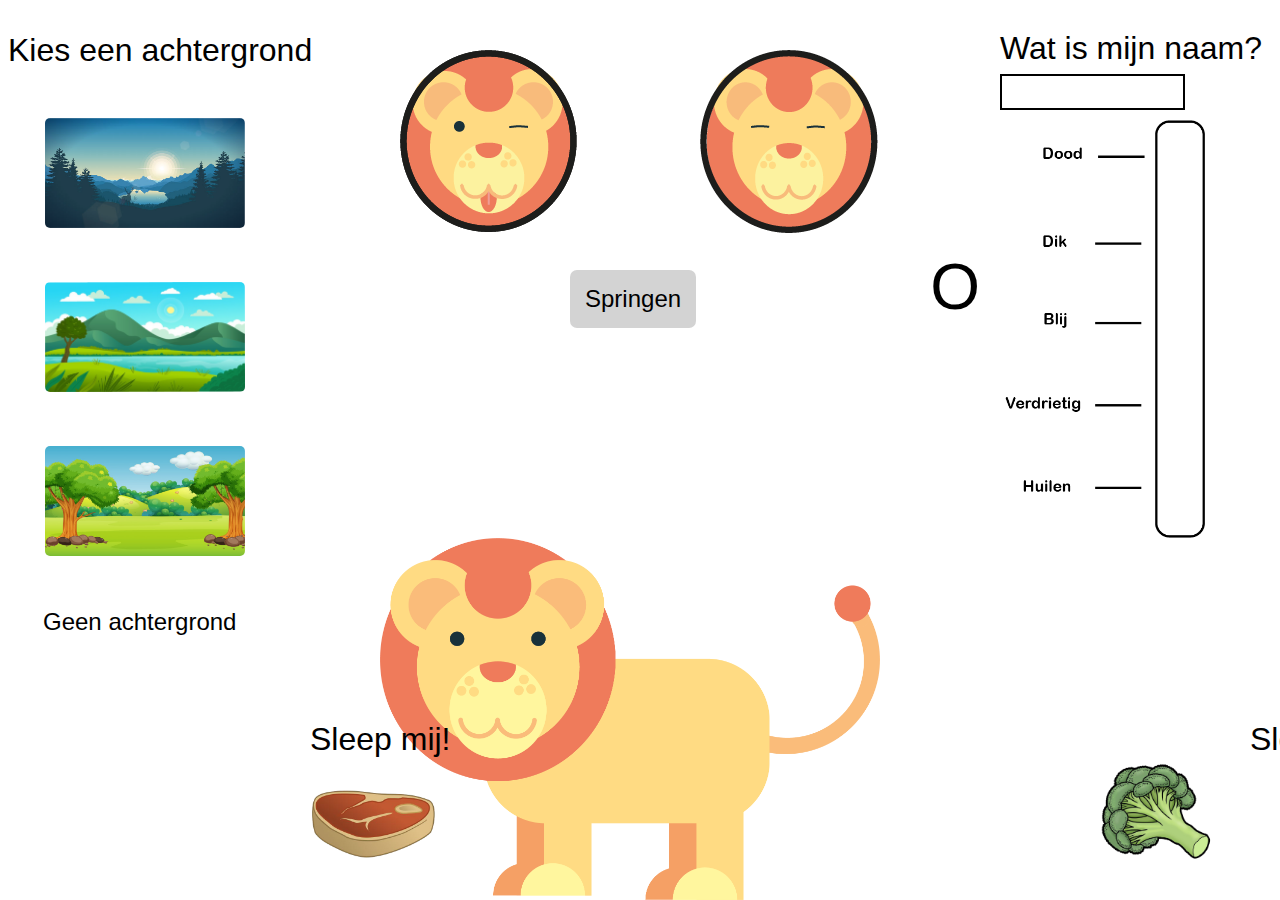
<file: index.html>
<!DOCTYPE html>
<html lang="en">

<head>
    <meta charset="UTF-8">
    <meta name="viewport" content="width=device-width, initial-scale=1.0">
    <title>Tamagotchi</title>
    <link rel="stylesheet" href="style.css">
</head>

<body>

    <main>

        <section>
            <label for="name" id="tekst">Wat is mijn naam?</label>
            <input type="text" id="name" name="name">
        </section>


        <img src="Images/tamagotchi.png" alt="tamagotchi" id="tamagotchi">

        <img src="Images/knipoog-button.png" id="knipoog-button">

        <img src="Images/slaap-button.png" id="slaap-button">

        <button id="springen">Springen</button>

        <p>Kies een achtergrond</p>

        <button id="achtergrond-nacht-button"><img src="Images/achtergrond-nacht.png" alt="achtergrond-nacht"
                class="achtergrond-nacht"></button>
        <button id="achtergrond-water-button"><img src="Images/achtergrond-water.png" alt="achtergrond-nacht"
                class="achtergrond-water"></button>
        <button id="achtergrond-bos-button"><img src="Images/achtergrond-natuur.png" alt="achtergrond-nacht"
                class="achtergrond-bos"></button>
        <button id="geen">Geen achtergrond</button>


        <p><span id="puntenteller" class="puntenteller">O</span></p>

        <img src="Images/meter-standaard.png" alt="blijheidsmeter" id="blijheidsmeter">


        <p class="slepen">Sleep mij!</p>
        <img src="Images/steak.png" id="steak">

        <p>Sleep mij!</p>
        <img src="Images/broccoli.png" id="broccoli">

        <audio src="leeuw-brul.wav" id="brul"></audio>

        <!-- bronnen:
        https://bashooka.com/coding/web-background-animation-effects/
        https://www.freepik.com/free-vector/flat-nature-background_3436801.htm
        https://nl.pinterest.com/pin/231583605823941385/ -->

    </main>

    <script src="script.js"></script>

</body>

</html>
</file>
<file: style.css>
* {
    font-family: Impact, Haettenschweiler, 'Arial Narrow Bold', sans-serif;
}

section {
    position: absolute;
    top: 30px;
    left: 1000px;
    font-size: 2em;
}

input {
    height: 30px;
    border: 2px solid;
}

p {
    width: 500px;
    font-size: 2em;
}

p:last-of-type {
    position: absolute;
    left: 310px;
    bottom: 110px;
}

.slepen {
    position: absolute;
    left: 1250px;
    bottom: 110px;
}

#tamagotchi {
    width: 500px;
    position: absolute;
    bottom: 0px;
    right: 400px;
}

button {
    display: flex;
    margin: 20px;
    background-color: white;
    padding: 15px;
    border: white;
    border-radius: 7px;
    font-size: 1.5em;
}

button:last-of-type {
    width: 232px;
}

button img {
    border: 2px solid white;
    border-radius: 7px;
}

#knipoog-button:hover,
#slaap-button:hover {
    background-color: lightsalmon;
    cursor: pointer;
}

#knipoog-button {
    position: absolute;
    top: 50px;
    left: 400px;
}

#slaap-button {
    position: absolute;
    top: 50px;
    left: 700px;
}

.achtergrond-nacht,
.achtergrond-water,
.achtergrond-bos {
    width: 200px;
    height: 110px;
}

body.achtergrond-nacht {
    background-image: url(Images/achtergrond-nacht.png);
}

body.achtergrond-water {
    background-image: url(Images/achtergrond-water.png);
}

body.achtergrond-bos {
    background-image: url(Images/achtergrond-natuur.png);
}

#steak {
    position: absolute;
    bottom: 30px;
    left: 300px;
    width: 150px;
}

#broccoli {
    position: absolute;
    bottom: 30px;
    right: 50px;
    width: 150px;
}

#puntenteller {
    position: absolute;
    top: 250px;
    right: 300px;
    font-size: 2em;
    color: black;
}

#blijheidsmeter {
    position: absolute;
    top: 120px;
    right: 75px;
    width: 200px;
}

#springen {
    position: absolute;
    left: 550px;
    top: 250px;
    background-color: lightgray;
}

.spring {
    animation: springen 0.5s forwards;
}

/*  Met keyframes kan je CSS-stijlen van een element bepalen bij een animatie */

@keyframes springen {
    0% {
        transform: translateY(0) rotate(0deg)
    }

    50% {
        transform: translateY(-50vh) rotate(180deg)
    }

    100% {
        transform: translateY(0) rotate(360deg)
    }
}
</file>
